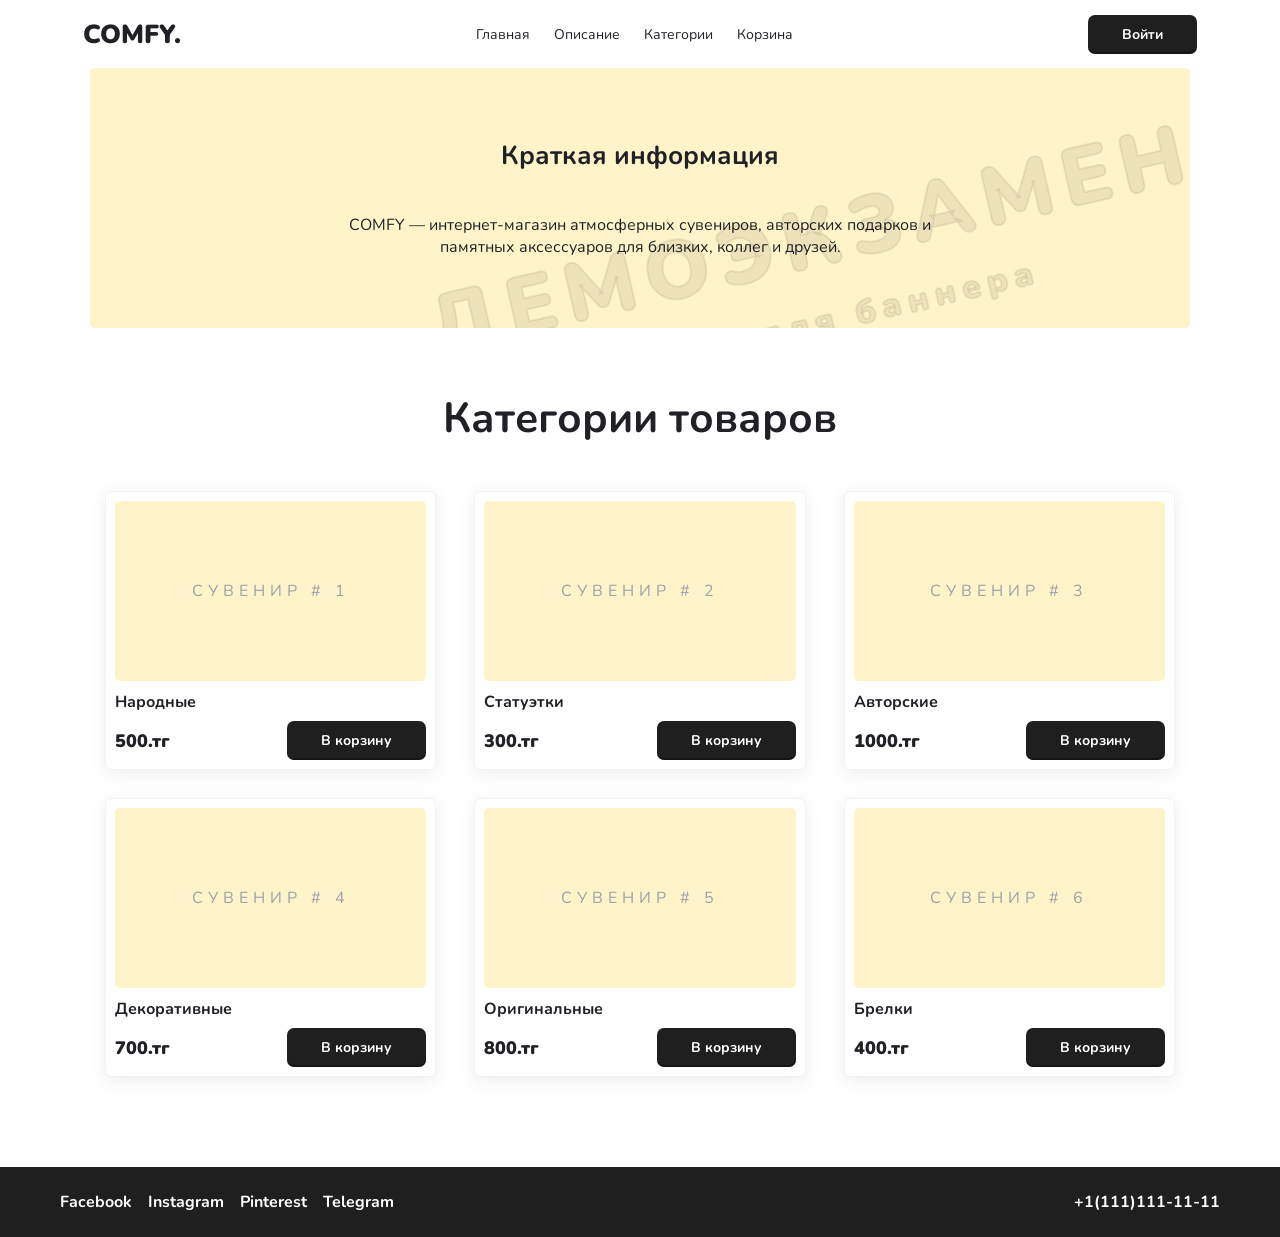
<file: index.html>
<!doctype html>
<html lang="ru">
<head>
  <meta charset="UTF-8" />
  <meta name="viewport" content="width=device-width, initial-scale=1.0" />
  <title>COMFY — сувениры</title>
  <link rel="stylesheet" href="styles.css" />
</head>
<body>
  <header class="site-header">
    <a class="logo" href="index.html">COMFY.</a>
    <nav class="nav" aria-label="Основная навигация">
      <a href="index.html">Главная</a><a href="#about">Описание</a><a href="category.html">Категории</a><a href="cart.html">Корзина</a>
    </nav>
    <a class="btn btn-small" href="login.html">Войти</a>
  </header>

  <main>
    <section id="about" class="hero card-soft">
      <div class="watermark">ДЕМОЭКЗАМЕН<br><span>место для баннера</span></div>
      <h1>Краткая информация</h1>
      <p>COMFY — интернет-магазин атмосферных сувениров, авторских подарков и памятных аксессуаров для близких, коллег и друзей.</p>
    </section>

    <section class="section">
      <h2>Категории товаров</h2>
      <div class="product-grid home-grid" id="homeProducts"></div>
    </section>
  </main>

  <footer class="footer"><div>Facebook&nbsp;&nbsp;&nbsp; Instagram&nbsp;&nbsp;&nbsp; Pinterest&nbsp;&nbsp;&nbsp; Telegram</div><strong>+1(111)111-11-11</strong></footer>
  <script src="script.js"></script>
</body>
</html>
</file>
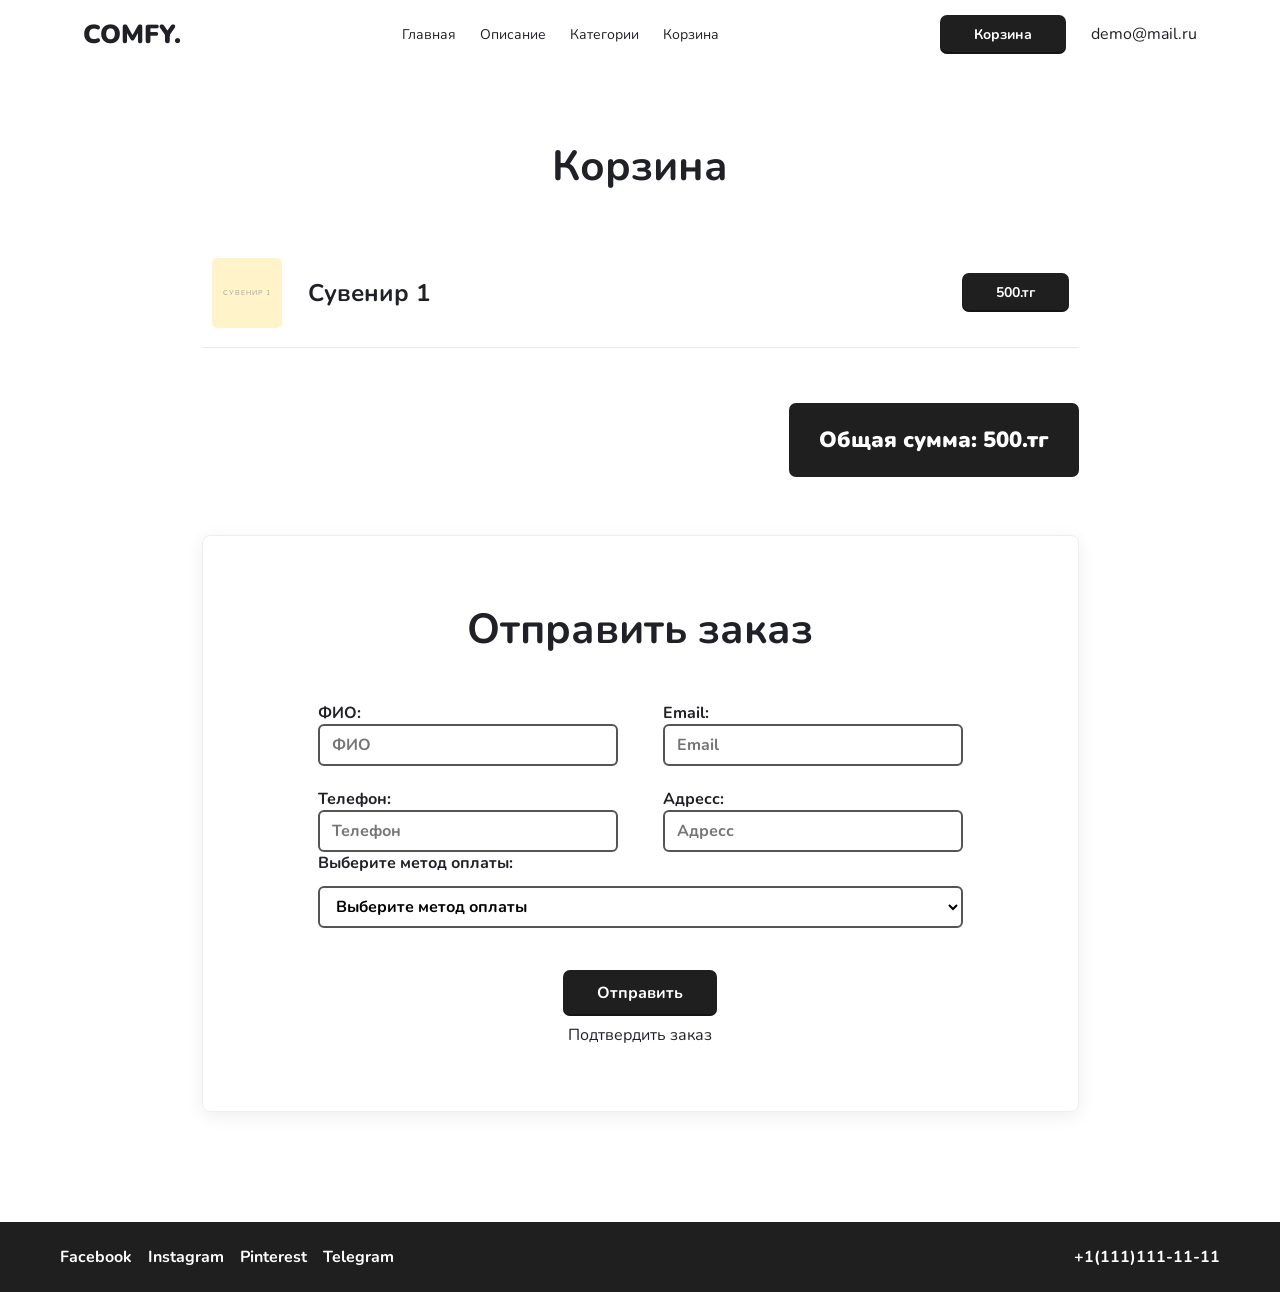
<file: cart.html>
<!doctype html><html lang="ru"><head><meta charset="UTF-8"><meta name="viewport" content="width=device-width, initial-scale=1.0"><title>Корзина — COMFY</title><link rel="stylesheet" href="styles.css"></head><body>
<header class="site-header"><a class="logo" href="index.html">COMFY.</a><nav class="nav"><a href="index.html">Главная</a><a href="index.html#about">Описание</a><a href="category.html">Категории</a><a href="cart.html">Корзина</a></nav><div class="header-user"><a class="btn btn-small" href="cart.html">Корзина</a><span>demo@mail.ru</span></div></header>
<main class="page"><h1 class="page-title">Корзина</h1><section id="cartItems"></section><div class="total">Общая сумма: <span id="cartTotal">0</span>.тг</div><section class="checkout-card"><h2>Отправить заказ</h2><form id="orderForm" action="order.html"><div class="form-grid"><label>ФИО:<input required placeholder="ФИО"></label><label>Email:<input required type="email" placeholder="Email"></label><label>Телефон:<input required placeholder="Телефон"></label><label>Адресс:<input required placeholder="Адресс"></label></div><label>Выберите метод оплаты:<select required><option value="">Выберите метод оплаты</option><option>Visa **56</option><option>Наличные при получении</option></select></label><button class="btn" type="submit">Отправить</button><a class="confirm-link" href="order.html">Подтвердить заказ</a></form></section></main>
<footer class="footer"><div>Facebook&nbsp;&nbsp;&nbsp; Instagram&nbsp;&nbsp;&nbsp; Pinterest&nbsp;&nbsp;&nbsp; Telegram</div><strong>+1(111)111-11-11</strong></footer><script src="script.js"></script></body></html>
</file>
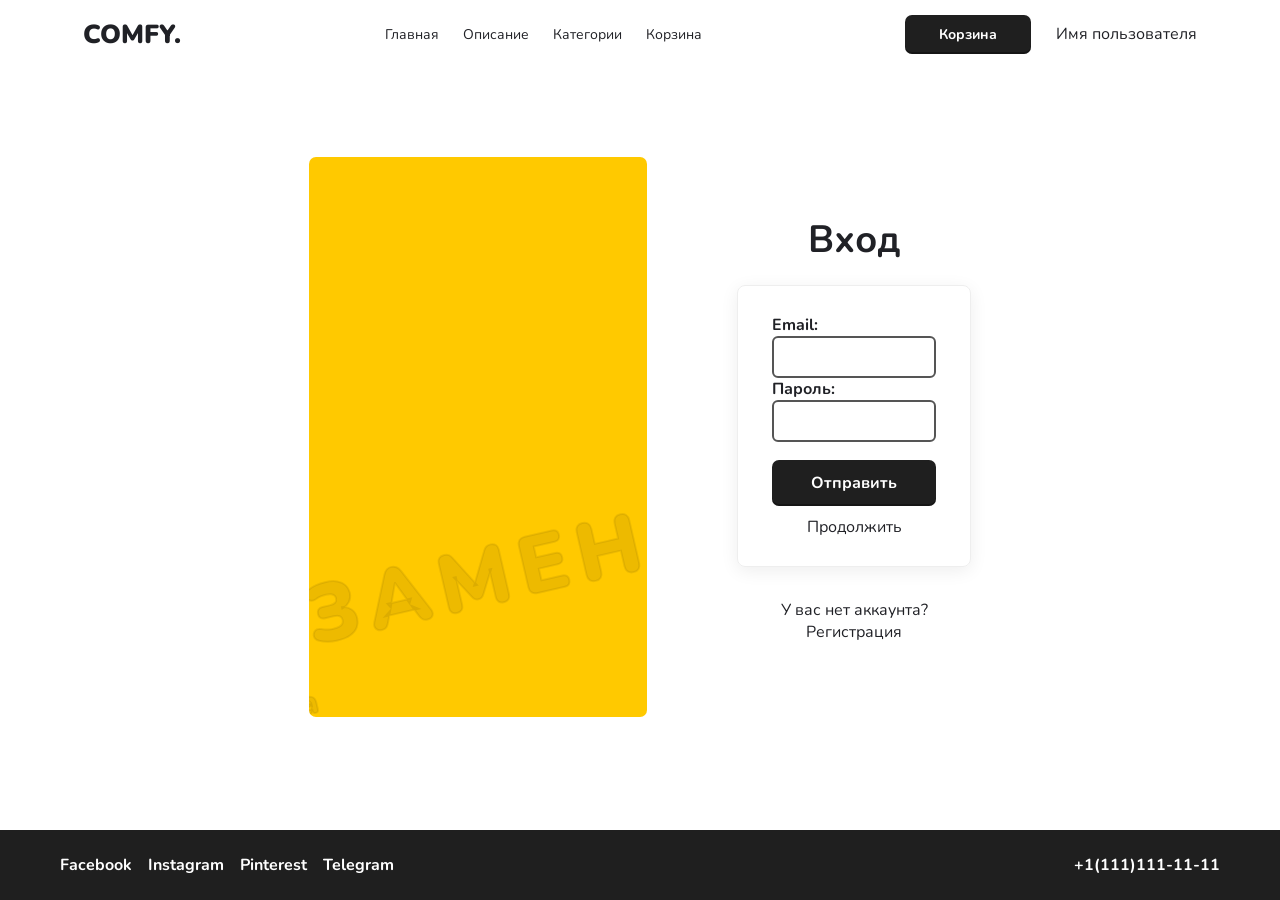
<file: login.html>
<!doctype html><html lang="ru"><head><meta charset="UTF-8"><meta name="viewport" content="width=device-width, initial-scale=1.0"><title>Вход — COMFY</title><link rel="stylesheet" href="styles.css"></head><body>
<header class="site-header"><a class="logo" href="index.html">COMFY.</a><nav class="nav"><a href="index.html">Главная</a><a href="index.html#about">Описание</a><a href="category.html">Категории</a><a href="cart.html">Корзина</a></nav><div class="header-user"><a class="btn btn-small" href="cart.html">Корзина</a><span>Имя пользователя</span></div></header>
<main class="auth-layout"><section class="banner"><div class="watermark">ДЕМОЭКЗАМЕН<br><span>место для баннера</span></div></section><section class="auth-panel"><h1>Вход</h1><form class="auth-card" action="profile.html"><label>Email:<input type="email" required></label><label>Пароль:<input type="password" required></label><button class="btn">Отправить</button><a href="profile.html">Продолжить</a></form><p>У вас нет аккаунта? <a href="register.html">Регистрация</a></p></section></main>
<footer class="footer"><div>Facebook&nbsp;&nbsp;&nbsp; Instagram&nbsp;&nbsp;&nbsp; Pinterest&nbsp;&nbsp;&nbsp; Telegram</div><strong>+1(111)111-11-11</strong></footer></body></html>
</file>
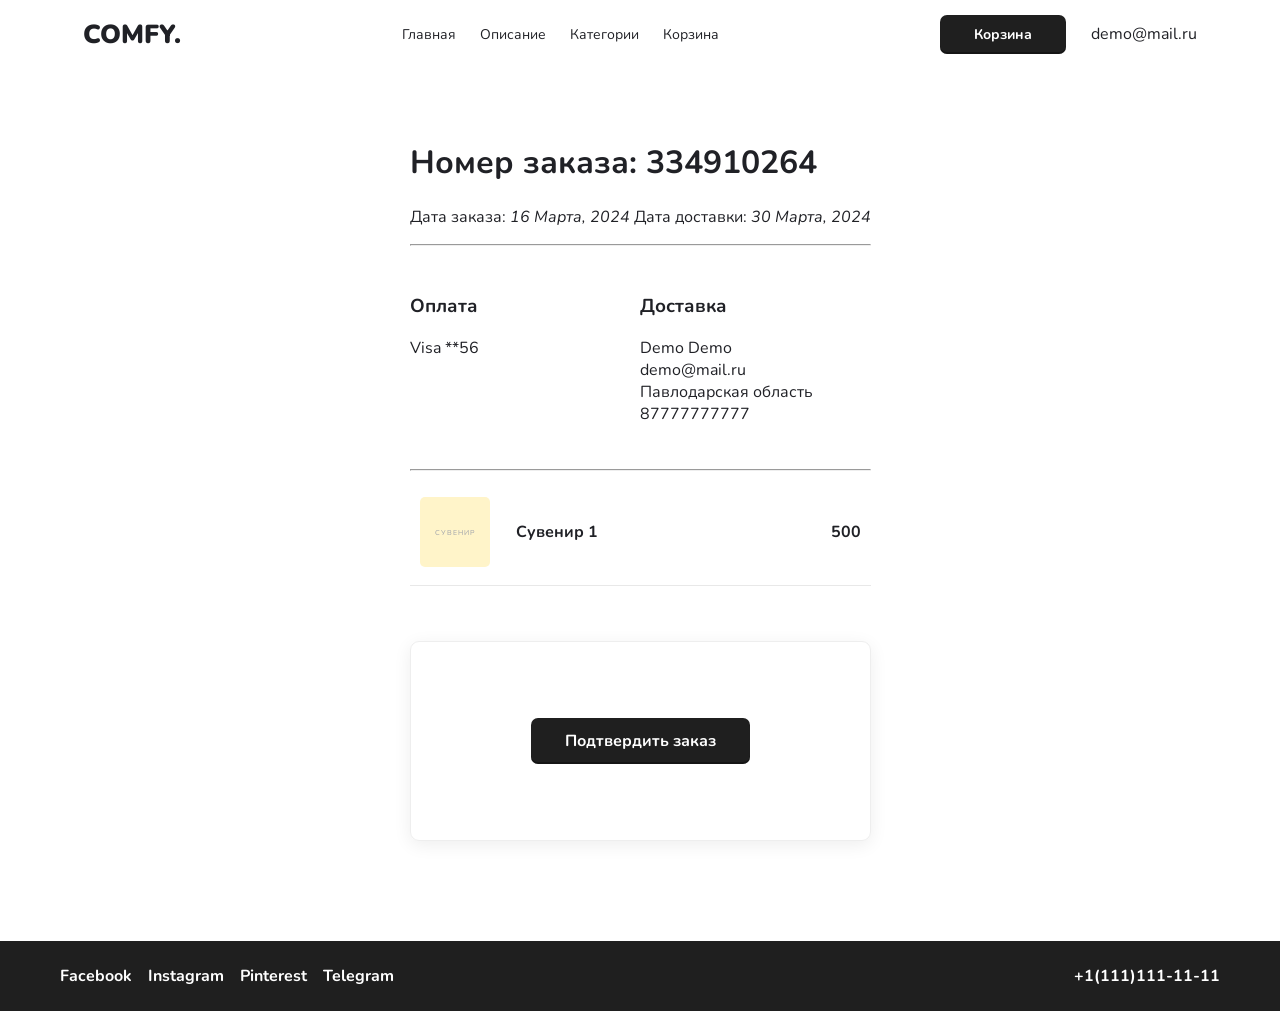
<file: order.html>
<!doctype html><html lang="ru"><head><meta charset="UTF-8"><meta name="viewport" content="width=device-width, initial-scale=1.0"><title>Заказ — COMFY</title><link rel="stylesheet" href="styles.css"></head><body>
<header class="site-header"><a class="logo" href="index.html">COMFY.</a><nav class="nav"><a href="index.html">Главная</a><a href="index.html#about">Описание</a><a href="category.html">Категории</a><a href="cart.html">Корзина</a></nav><div class="header-user"><a class="btn btn-small" href="cart.html">Корзина</a><span>demo@mail.ru</span></div></header>
<main class="order-page"><h1>Номер заказа: 334910264</h1><p>Дата заказа: <em>16 Марта, 2024</em> Дата доставки: <em>30 Марта, 2024</em></p><hr><div class="order-columns"><div><h3>Оплата</h3><p>Visa **56</p></div><div><h3>Доставка</h3><p>Demo Demo<br>demo@mail.ru<br>Павлодарская область<br>87777777777</p></div></div><hr><div class="order-line"><span class="thumb">сувенир</span><strong>Сувенир 1</strong><strong>500</strong></div><section class="confirm-box"><a class="btn" href="profile.html">Подтвердить заказ</a></section></main>
<footer class="footer"><div>Facebook&nbsp;&nbsp;&nbsp; Instagram&nbsp;&nbsp;&nbsp; Pinterest&nbsp;&nbsp;&nbsp; Telegram</div><strong>+1(111)111-11-11</strong></footer></body></html>
</file>
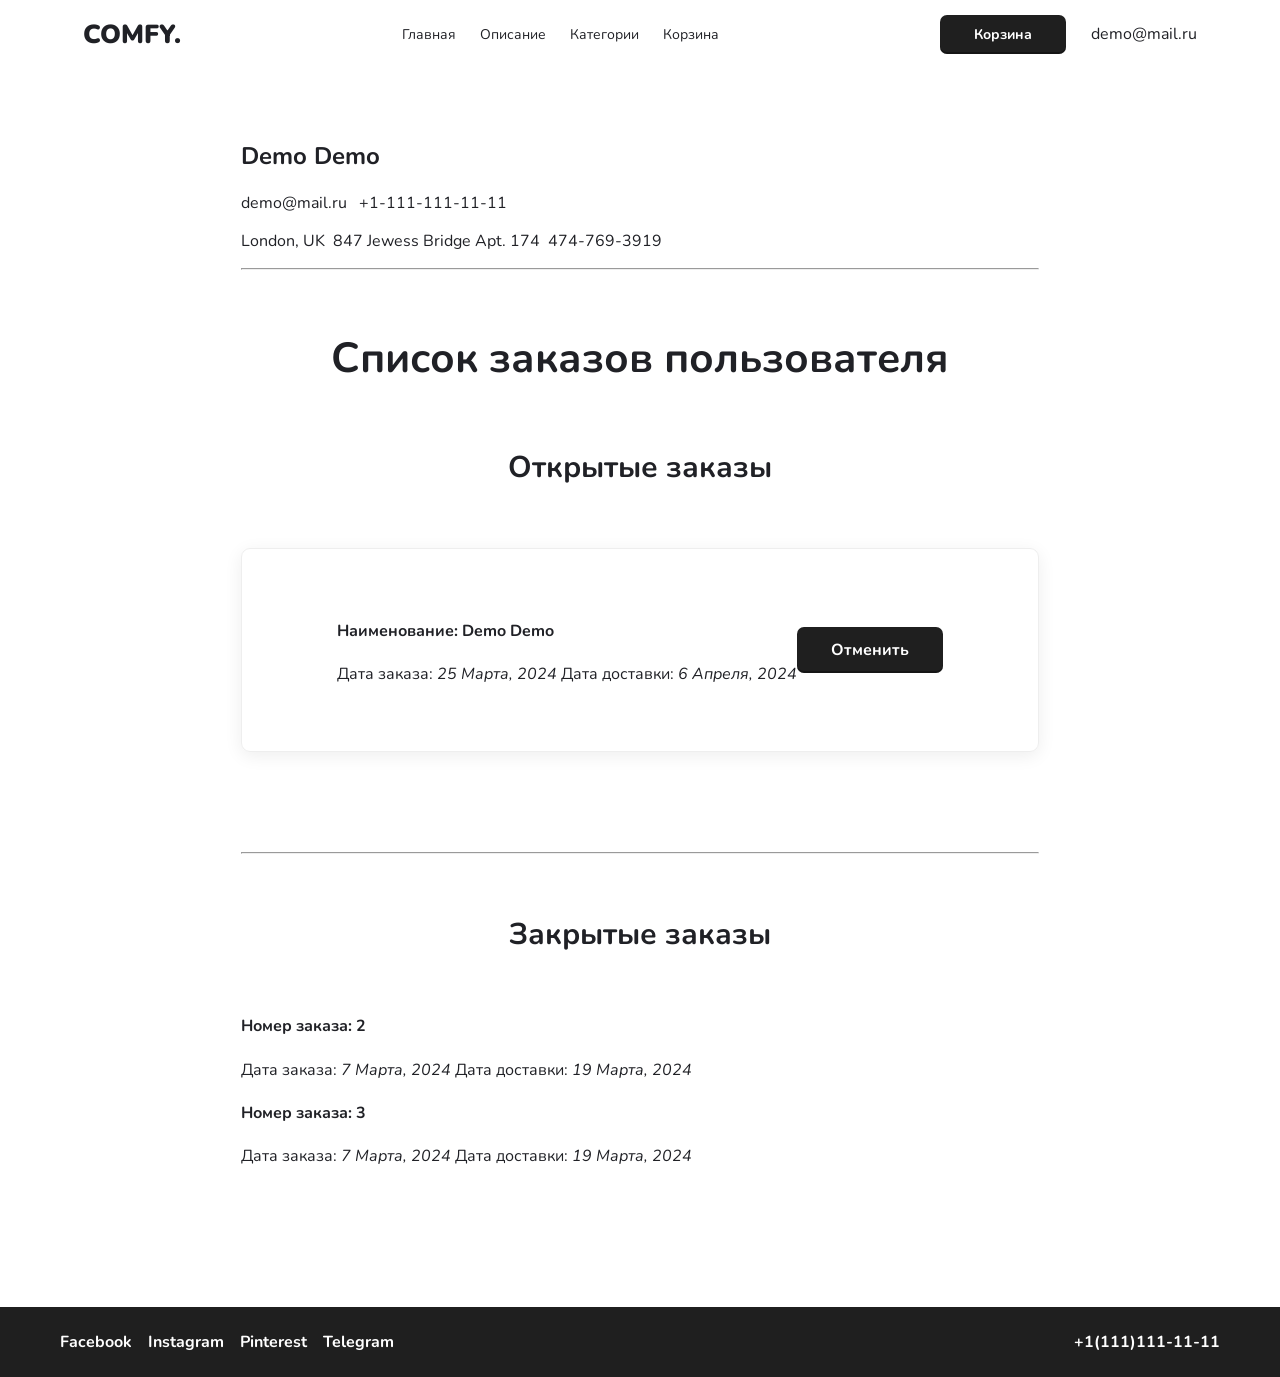
<file: profile.html>
<!doctype html><html lang="ru"><head><meta charset="UTF-8"><meta name="viewport" content="width=device-width, initial-scale=1.0"><title>Личный кабинет — COMFY</title><link rel="stylesheet" href="styles.css"></head><body>
<header class="site-header"><a class="logo" href="index.html">COMFY.</a><nav class="nav"><a href="index.html">Главная</a><a href="index.html#about">Описание</a><a href="category.html">Категории</a><a href="cart.html">Корзина</a></nav><div class="header-user"><a class="btn btn-small" href="cart.html">Корзина</a><span>demo@mail.ru</span></div></header>
<main class="profile"><section class="user-info"><h1>Demo Demo</h1><p>demo@mail.ru &nbsp; +1-111-111-11-11</p><p>London, UK&nbsp; 847 Jewess Bridge Apt. 174&nbsp; 474-769-3919</p></section><hr><h2>Список заказов пользователя</h2><h3>Открытые заказы</h3><article class="open-order"><div><h4>Наименование: Demo Demo</h4><p>Дата заказа: <em>25 Марта, 2024</em> Дата доставки: <em>6 Апреля, 2024</em></p></div><button class="btn">Отменить</button></article><hr><h3>Закрытые заказы</h3><div class="closed-orders"><h4>Номер заказа: 2</h4><p>Дата заказа: <em>7 Марта, 2024</em> Дата доставки: <em>19 Марта, 2024</em></p><h4>Номер заказа: 3</h4><p>Дата заказа: <em>7 Марта, 2024</em> Дата доставки: <em>19 Марта, 2024</em></p></div></main>
<footer class="footer"><div>Facebook&nbsp;&nbsp;&nbsp; Instagram&nbsp;&nbsp;&nbsp; Pinterest&nbsp;&nbsp;&nbsp; Telegram</div><strong>+1(111)111-11-11</strong></footer></body></html>
</file>
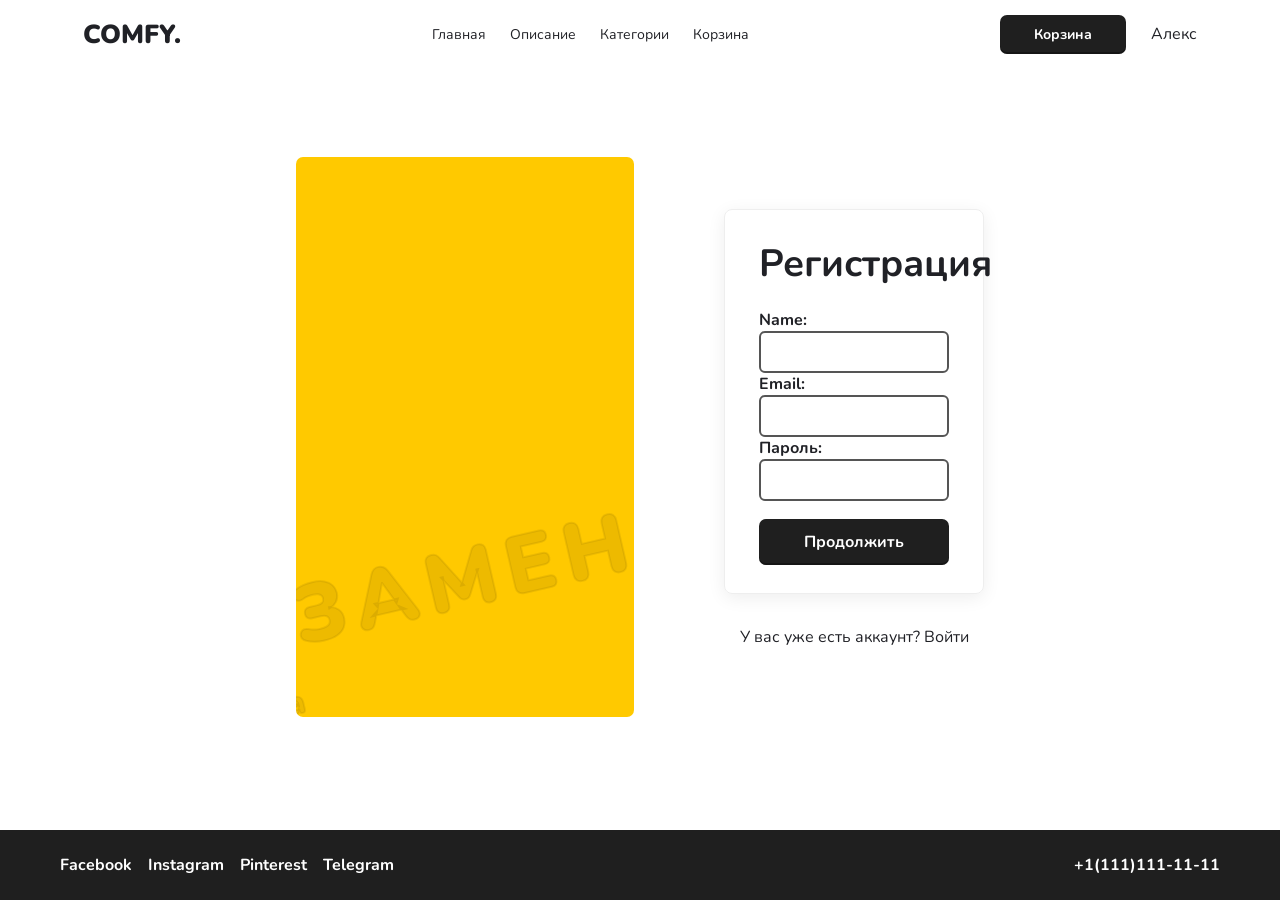
<file: register.html>
<!doctype html><html lang="ru"><head><meta charset="UTF-8"><meta name="viewport" content="width=device-width, initial-scale=1.0"><title>Регистрация — COMFY</title><link rel="stylesheet" href="styles.css"></head><body>
<header class="site-header"><a class="logo" href="index.html">COMFY.</a><nav class="nav"><a href="index.html">Главная</a><a href="index.html#about">Описание</a><a href="category.html">Категории</a><a href="cart.html">Корзина</a></nav><div class="header-user"><a class="btn btn-small" href="cart.html">Корзина</a><span>Алекс</span></div></header>
<main class="auth-layout"><section class="banner"><div class="watermark">ДЕМОЭКЗАМЕН<br><span>место для баннера</span></div></section><section class="auth-panel"><form class="auth-card" action="profile.html"><h1>Регистрация</h1><label>Name:<input required></label><label>Email:<input type="email" required></label><label>Пароль:<input type="password" required></label><button class="btn">Продолжить</button></form><p>У вас уже есть аккаунт? <a href="login.html">Войти</a></p></section></main>
<footer class="footer"><div>Facebook&nbsp;&nbsp;&nbsp; Instagram&nbsp;&nbsp;&nbsp; Pinterest&nbsp;&nbsp;&nbsp; Telegram</div><strong>+1(111)111-11-11</strong></footer></body></html>
</file>
<file: styles.css>
@import url('https://fonts.googleapis.com/css2?family=Nunito:wght@600;700;900&display=swap');
:root{--dark:#1f1f1f;--cream:#fff4c9;--yellow:#ffc900;--muted:#7b7f87;--shadow:0 4px 18px #00000012}*{box-sizing:border-box}html,body{margin:0;min-height:100%;font-family:Nunito,Arial,sans-serif;color:#202126;background:#fff}body{display:flex;flex-direction:column;min-height:100vh}a{color:inherit;text-decoration:none}main{flex:1}.site-header{height:68px;display:flex;align-items:center;justify-content:space-between;gap:24px;max-width:1210px;width:100%;margin:0 auto;padding:0 48px}.logo{font-weight:900;font-size:26px}.nav{display:flex;gap:24px;font-size:14px}.nav a:hover,.confirm-link:hover{color:#06f}.header-user{display:flex;align-items:center;gap:25px}.btn{border:0;border-radius:7px;background:var(--dark);color:#fff;padding:12px 34px;font:700 16px Nunito,Arial;display:inline-block;cursor:pointer;box-shadow:inset 0 -2px 0 #0005}.btn-small{padding:10px 34px;font-size:14px}.hero{max-width:1100px;margin:0 auto 62px;min-height:260px;text-align:center;display:grid;place-items:center;padding:55px 24px;position:relative;overflow:hidden}.card-soft{border-radius:5px;background:var(--cream)}.hero h1{font-size:26px;margin:0 0 10px}.hero p{max-width:610px;margin:0 auto}.watermark{position:absolute;inset:auto -20px -10px auto;transform:rotate(-13deg);font-size:82px;line-height:.8;letter-spacing:10px;color:#00000012;-webkit-text-stroke:2px #00000012;font-weight:900}.watermark span{font-size:34px;letter-spacing:6px}.section{max-width:1110px;margin:0 auto 90px;padding:0 20px}.section h2,.page-title,.checkout-card h2,.profile h2{font-size:42px;text-align:center;margin:0 0 44px}.product-grid{display:grid;grid-template-columns:repeat(3,1fr);gap:28px 38px}.category-grid{grid-template-columns:repeat(2,360px);justify-content:start;margin-top:40px}.product-card{background:#fff;border-radius:6px;padding:9px;box-shadow:var(--shadow);border:1px solid #f2f2f2}.product-image,.thumb{background:var(--cream);border-radius:5px;color:#9da1aa;text-transform:uppercase;letter-spacing:5px;display:grid;place-items:center}.product-image{height:180px}.product-card h3{font-size:16px;margin:10px 0 8px}.product-meta{display:flex;align-items:center;justify-content:space-between;gap:12px}.price{font-size:18px;font-weight:900}.page{max-width:1210px;margin:70px auto 110px;padding:0 60px}.filters{text-align:center}.filters .btn{margin:0 10px;min-width:205px}.cart-row,.order-line{display:grid;grid-template-columns:80px 1fr auto;align-items:center;gap:16px;border-bottom:1px solid #e8e8e8;padding:18px 10px}.thumb{width:70px;height:70px;font-size:7px;letter-spacing:1px}.total{float:right;background:var(--dark);color:#fff;margin:55px 0 58px;padding:22px 30px;border-radius:7px;font-size:22px;font-weight:900}.checkout-card{clear:both;box-shadow:var(--shadow);border:1px solid #eee;border-radius:8px;max-width:1050px;margin:0 auto;padding:65px 115px;text-align:center}.form-grid{display:grid;grid-template-columns:1fr 1fr;gap:22px 45px}label{display:block;text-align:left;font-weight:700}input,select{width:100%;height:42px;border:2px solid #555;border-radius:6px;padding:0 12px;font:inherit;background:#fff}.checkout-card select{margin:12px 0 42px}.confirm-link{display:block;margin-top:8px}.order-page,.profile{max-width:1010px;margin:52px auto 100px;padding:0 32px}.order-columns{display:grid;grid-template-columns:1fr 1fr;margin:28px 0}.confirm-box{max-width:900px;margin:55px auto 0;min-height:200px;display:grid;place-items:center;box-shadow:var(--shadow);border:1px solid #eee;border-radius:9px}.auth-layout{max-width:1100px;margin:45px auto 70px;padding:0 24px;display:grid;grid-template-columns:1.3fr .9fr;align-items:center;gap:90px}.banner{height:560px;background:var(--yellow);border-radius:7px;position:relative;overflow:hidden}.auth-panel{text-align:center}.auth-panel h1,.auth-card h1{font-size:38px;margin:0 0 20px}.auth-card{box-shadow:var(--shadow);border:1px solid #eee;border-radius:8px;padding:28px 34px;margin:0 auto 32px;max-width:260px;text-align:left}.auth-card .btn{width:100%;margin-top:18px;padding-inline:12px}.auth-card a{display:block;text-align:center;margin-top:10px}.profile h2{margin-top:60px}.profile h3{text-align:center;font-size:30px;margin:60px 0}.open-order{max-width:880px;margin:0 auto 100px;padding:50px 95px;box-shadow:var(--shadow);border:1px solid #eee;border-radius:9px;display:flex;justify-content:space-between;align-items:center}.closed-orders{margin-bottom:40px}.footer{margin-top:auto;min-height:70px;background:var(--dark);color:#fff;display:flex;align-items:center;justify-content:space-between;padding:0 60px;font-weight:700}
@media (max-width:800px){.site-header{height:auto;flex-wrap:wrap;padding:20px}.nav{order:3;width:100%;justify-content:center;flex-wrap:wrap}.header-user{gap:10px}.hero{margin:0 16px 42px}.section h2,.page-title,.checkout-card h2,.profile h2{font-size:32px}.product-grid,.category-grid,.form-grid,.auth-layout,.order-columns{grid-template-columns:1fr}.category-grid{justify-content:stretch}.page{padding:0 20px;margin-top:40px}.filters .btn{margin:8px;min-width:160px}.checkout-card{padding:35px 20px}.total{float:none;display:inline-block;margin:28px 0}.auth-layout{gap:35px}.banner{height:360px}.watermark{font-size:46px}.open-order{padding:28px;display:block}.footer{gap:18px;flex-direction:column;padding:24px;text-align:center}}
</file>
